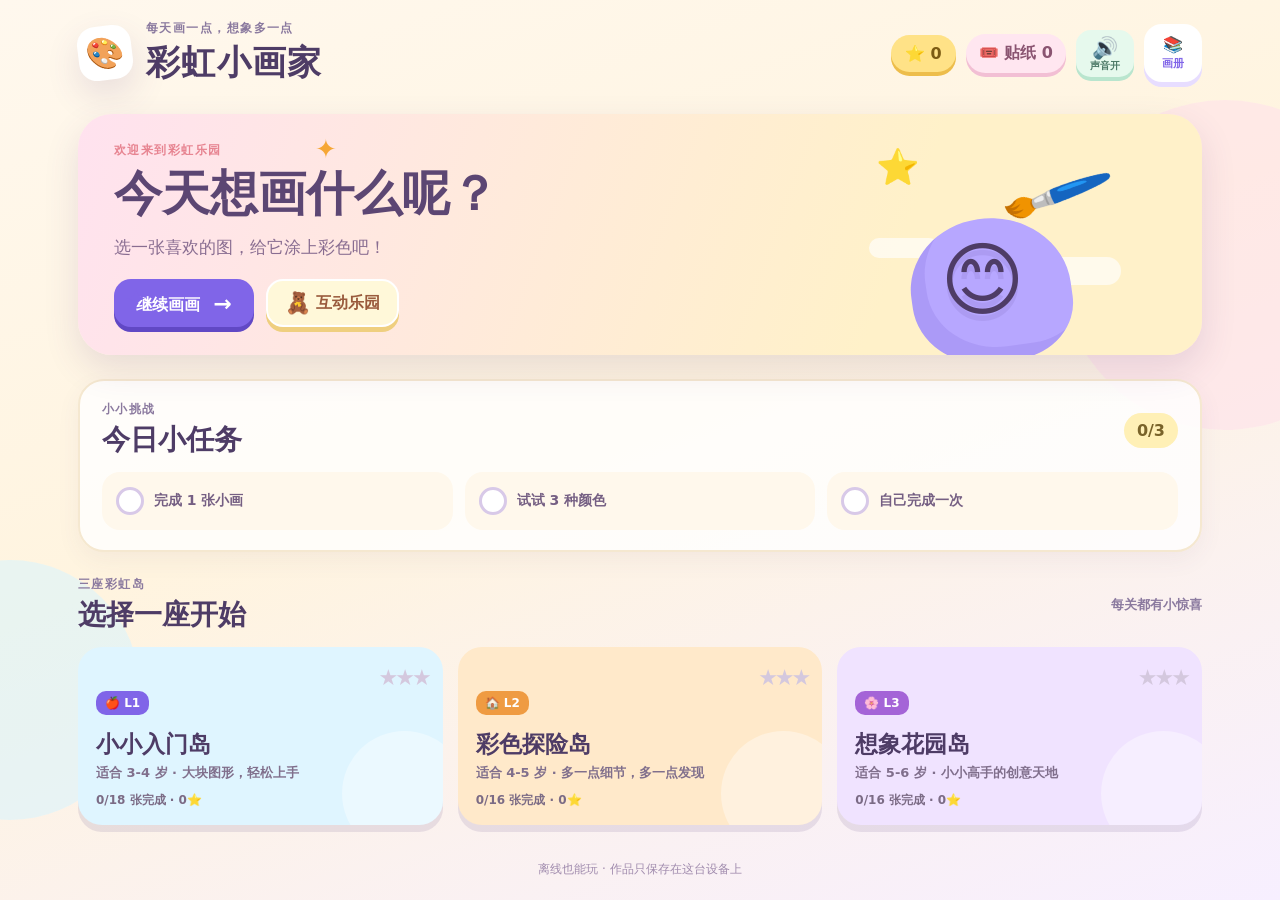
<file: index.html>
<!DOCTYPE html>
<html lang="zh-CN">
<head>
  <meta charset="UTF-8" />
  <meta name="viewport" content="width=device-width, initial-scale=1.0, maximum-scale=1.0, user-scalable=no, viewport-fit=cover" />
  <meta name="theme-color" content="#ffcf56" />
  <title>彩虹小画家</title>
  <link rel="stylesheet" href="style.css" />
  <link rel="stylesheet" href="kitchen.css" />
</head>
<body>
  <div id="app">
    <section id="homeView" class="view home-view" aria-label="彩虹小画家首页">
      <header class="home-header">
        <div class="brand-mark" aria-hidden="true">🎨</div>
        <div class="brand-copy">
          <p class="eyebrow">每天画一点，想象多一点</p>
          <h1>彩虹小画家</h1>
        </div>
        <div class="home-actions">
          <div class="total-pill" id="homeStarTotal">⭐ 0</div>
          <div class="sticker-pill" id="homeStickerTotal">🎟️ 贴纸 0</div>
          <button class="sound-toggle" id="btnSoundHome" type="button" aria-label="关闭声音" aria-pressed="true">🔊<span>声音开</span></button>
          <button class="icon-btn" id="btnAlbum" type="button" aria-label="打开我的画册">📚<span>画册</span></button>
        </div>
      </header>

      <main class="home-main">
        <section class="welcome-card" aria-label="欢迎">
          <div class="welcome-copy">
            <span class="sparkle sparkle-one">✦</span>
            <span class="sparkle sparkle-two">✦</span>
            <p class="eyebrow warm">欢迎来到彩虹乐园</p>
            <h2>今天想画什么呢？</h2>
            <p>选一张喜欢的图，给它涂上彩色吧！</p>
            <div class="welcome-actions">
              <button id="btnContinue" class="primary-btn" type="button">继续画画 <span>→</span></button>
              <button id="btnPlayground" class="playground-btn" type="button"><span aria-hidden="true">🧸</span>互动乐园</button>
            </div>
          </div>
          <div class="mascot" aria-hidden="true">
            <div class="mascot-cloud cloud-a"></div>
            <div class="mascot-cloud cloud-b"></div>
            <div class="paint-blob"></div>
            <div class="mascot-face">😊</div>
            <div class="mascot-brush">🖌️</div>
            <div class="mascot-star">⭐</div>
          </div>
        </section>

        <section class="daily-card" aria-labelledby="dailyTitle">
          <div class="section-heading">
            <div>
              <p class="eyebrow">小小挑战</p>
              <h2 id="dailyTitle">今日小任务</h2>
            </div>
            <span id="dailyCount" class="progress-chip">0/3</span>
          </div>
          <div id="dailyGoals" class="daily-goals"></div>
        </section>

        <section class="level-section" aria-labelledby="levelTitleHome">
          <div class="section-heading">
            <div>
              <p class="eyebrow">三座彩虹岛</p>
              <h2 id="levelTitleHome">选择一座开始</h2>
            </div>
            <span class="hint-label">每关都有小惊喜</span>
          </div>
          <div id="levelCards" class="level-cards"></div>
        </section>
      </main>
      <footer class="home-footer">离线也能玩 · 作品只保存在这台设备上</footer>
    </section>

    <section id="gameView" class="view game-view" aria-label="涂色页面" hidden>
      <header class="game-header">
        <button class="back-btn" id="btnHome" type="button"><span>‹</span> 首页</button>
        <div class="game-heading">
          <div id="levelTitle">第1关 · 小苹果</div>
          <div id="levelAge">L1 · 3-4岁</div>
        </div>
        <div class="game-status">
          <span id="levelProgress" class="progress-chip">1/2</span>
          <span id="starTotal" class="total-pill">⭐ 0</span>
        </div>
        <button class="sound-toggle" id="btnSoundGame" type="button" aria-label="关闭声音" aria-pressed="true">🔊<span>声音开</span></button>
        <button class="small-btn hint-hold-btn" id="btnHint" type="button" aria-label="长按查看正确颜色">✨ 按住示范</button>
        <button class="small-btn" id="btnClear" type="button">↻ 重画</button>
      </header>

      <main class="game-main">
        <div id="guideBubble" class="guide-bubble" role="status">先选颜色，再点图画吧！<span></span></div>
        <div class="paint-toolbar" aria-label="画画方式">
          <div class="paint-mode-switch" role="group" aria-label="选择画画方式">
            <button id="btnFillMode" class="paint-mode-btn is-active" type="button" aria-pressed="true">🪣 涂颜色</button>
            <button id="btnTraceMode" class="paint-mode-btn" type="button" aria-pressed="false">✏️ 描线条</button>
          </div>
          <span id="traceProgress" class="trace-progress" hidden>画几笔，让线条醒来吧</span>
          <button id="btnDoneDrawing" class="done-drawing-btn" type="button" hidden>完成描线 ✓</button>
        </div>
        <div id="stage" class="stage-shell"></div>
        <div class="palette-panel">
          <div class="palette-heading">
            <span class="selected-color-wrap"><i id="selectedColorPreview" aria-hidden="true"></i><span id="selectedColor" class="selected-color">我选了彩虹色</span></span>
            <span class="palette-tip">左右滑动，还有更多颜色</span>
          </div>
          <div id="palette" class="palette" aria-label="颜色盘"></div>
        </div>
      </main>
    </section>
  </div>

  <div id="toast" role="status" aria-live="polite"></div>

  <div id="overlay" class="modal-layer" aria-hidden="true">
    <div class="result-card" role="dialog" aria-modal="true" aria-labelledby="overlayMsg">
      <div id="confetti" class="confetti" aria-hidden="true"></div>
      <div class="result-emoji" aria-hidden="true">🌈</div>
      <div id="overlayStars" class="result-stars"></div>
      <div id="overlayMsg" class="result-title"></div>
      <div id="overlayEarn" class="result-subtitle"></div>
      <div id="overlaySticker" class="result-sticker" aria-live="polite"></div>
      <div class="result-actions">
        <button class="secondary-btn" id="btnReplay" type="button">再画一次</button>
        <button class="primary-btn" id="btnNext" type="button">下一张</button>
      </div>
    </div>
  </div>

  <div id="albumModal" class="modal-layer" aria-hidden="true">
    <div class="album-card" role="dialog" aria-modal="true" aria-labelledby="albumTitle">
      <button class="close-btn" id="btnCloseAlbum" type="button" aria-label="关闭画册">×</button>
      <div class="section-heading album-heading">
        <div>
          <p class="eyebrow">把喜欢的颜色收起来</p>
          <h2 id="albumTitle">我的画册</h2>
        </div>
        <span id="albumCount" class="progress-chip">0 张</span>
      </div>
      <div id="albumGrid" class="album-grid"></div>
      <section class="sticker-album" aria-labelledby="stickerAlbumTitle">
        <div class="section-heading sticker-heading">
          <div>
            <p class="eyebrow">完成关卡就能收集</p>
            <h3 id="stickerAlbumTitle">我的贴纸</h3>
          </div>
          <span id="stickerCount" class="progress-chip">0 张</span>
        </div>
        <div id="stickerGrid" class="sticker-grid"></div>
      </section>
    </div>
  </div>

  <div id="playgroundModal" class="modal-layer playground-modal" aria-hidden="true">
    <div class="playground-card" role="dialog" aria-modal="true" aria-labelledby="playgroundTitle">
      <button class="close-btn" id="btnClosePlayground" type="button" aria-label="关闭互动乐园">×</button>
      <div class="playground-heading">
        <div>
          <p class="eyebrow">拖一拖，玩一玩</p>
          <h2 id="playgroundTitle">互动乐园</h2>
        </div>
        <span class="playground-mascot" aria-hidden="true">✦</span>
      </div>
      <div class="playground-tabs" role="tablist" aria-label="互动玩法">
        <button class="playground-tab is-active" id="tabOutfit" type="button" role="tab" aria-selected="true" data-mode="outfit">安静书</button>
        <button class="playground-tab" id="tabAction" type="button" role="tab" aria-selected="false" data-mode="action">探索世界</button>
      </div>

      <section id="outfitMode" class="playground-mode" role="tabpanel" aria-labelledby="tabOutfit">
        <div class="playground-mode-heading">
          <div><h3>安静书</h3><p>挑一位小伙伴，点一下或拖到发光卡位上试穿。</p></div>
          <span id="outfitProgress" class="progress-chip">已装扮 0/0</span>
        </div>
        <div id="outfitFeedback" class="playground-feedback" role="status" aria-live="polite">先挑一件喜欢的衣服吧！</div>
        <div class="character-picker-wrap">
          <div class="paper-label">① 选择角色（可随时切换）</div>
          <div id="characterPicker" class="character-picker" aria-label="选择小伙伴"></div>
        </div>
        <div class="outfit-board quiet-book">
          <div class="book-page-tab">原创衣橱</div>
          <div class="outfit-shelf">
            <div class="paper-label">② 点一下试穿，也可以拖动</div>
            <div id="outfitItems" class="drag-items" aria-label="可拖动的服装"></div>
          </div>
          <div class="dress-up-scene">
            <!-- ORIGINAL_ASSET: 图层角色舞台，角色/服装均为 SVG -->
            <div id="dressStage" class="dress-character" aria-label="换装角色">
              <div id="dressLayers" class="dress-layers"></div>
              <div id="wearSlots" class="wear-slots" aria-hidden="false"></div>
            </div>
          </div>
          <div class="quiet-book-note">每个卡位都可以替换；搭好一套会收到小鼓励。换装后去「探索世界」一起玩！</div>
        </div>
        <div class="playground-actions">
          <button id="btnPrincessLook" class="secondary-btn" type="button">👑 一键公主装</button>
          <button id="btnSurpriseLook" class="secondary-btn" type="button">🎲 惊喜搭配</button>
          <button id="btnResetOutfit" class="secondary-btn" type="button">↻ 重置装扮</button>
          <button id="btnGoExplore" class="primary-btn" type="button">去探索世界 →</button>
        </div>
      </section>

      <section id="actionMode" class="playground-mode" role="tabpanel" aria-labelledby="tabAction" hidden>
        <div id="kitchenWorld" aria-label="小小厨房：选择或拖动食材，洗菜、做饭、喂小伙伴"></div>
        <div class="playground-mode-heading">
          <div><h3>探索世界 · 动作乐园</h3><p>点空地或拖动角色走动，碰到物品就有惊喜。</p></div>
          <span id="actionProgress" class="progress-chip">发现 0 个动作</span>
        </div>
        <div id="actionFeedback" class="playground-feedback" role="status" aria-live="polite">今天想先去哪里玩？</div>
        <div id="actionMission" class="action-mission" role="status">本场小任务：找到所有会动的东西</div>
        <div class="explore-toolbar">
          <div id="scenePicker" class="scene-picker" aria-label="切换场景"></div>
          <div id="actionCharPicker" class="action-char-picker" aria-label="探索中切换角色"></div>
        </div>
        <div class="action-board">
          <div id="actionScene" class="action-scene" aria-label="探索场景">
            <div id="sceneBg" class="scene-bg" aria-hidden="true"></div>
            <div class="maze-road road-one"></div>
            <div class="maze-road road-two"></div>
            <div class="maze-road road-three"></div>
            <div id="actionTargets" class="action-targets" aria-label="互动对象"></div>
            <div id="actionEggs" class="action-eggs" aria-label="惊喜彩蛋"></div>
            <div id="actionCharacter" class="action-character layered-actor" data-drag-role="action" tabindex="0" aria-label="可点击或拖动的小伙伴"></div>
            <div id="actionBuddy" class="action-buddy layered-actor" aria-hidden="true"></div>
          </div>
        </div>
        <div class="playground-tip">服装、场景、位置和彩蛋进度会保存在这台设备上</div>
      </section>
    </div>
  </div>

  <!-- ORIGINAL_ASSET: 角色/服装/场景数据 -->
  <script src="assets/data/characters.js"></script>
  <script src="assets/data/outfits.js"></script>
  <script src="assets/data/scenes.js"></script>
  <script src="assets/data/stickers.js"></script>
  <script src="levels.js"></script>
  <script src="kids-audio.js"></script>
  <script src="sticker-lab.js"></script>
  <script src="kitchen.js"></script>
  <script src="app.js"></script>
</body>
</html>
</file>
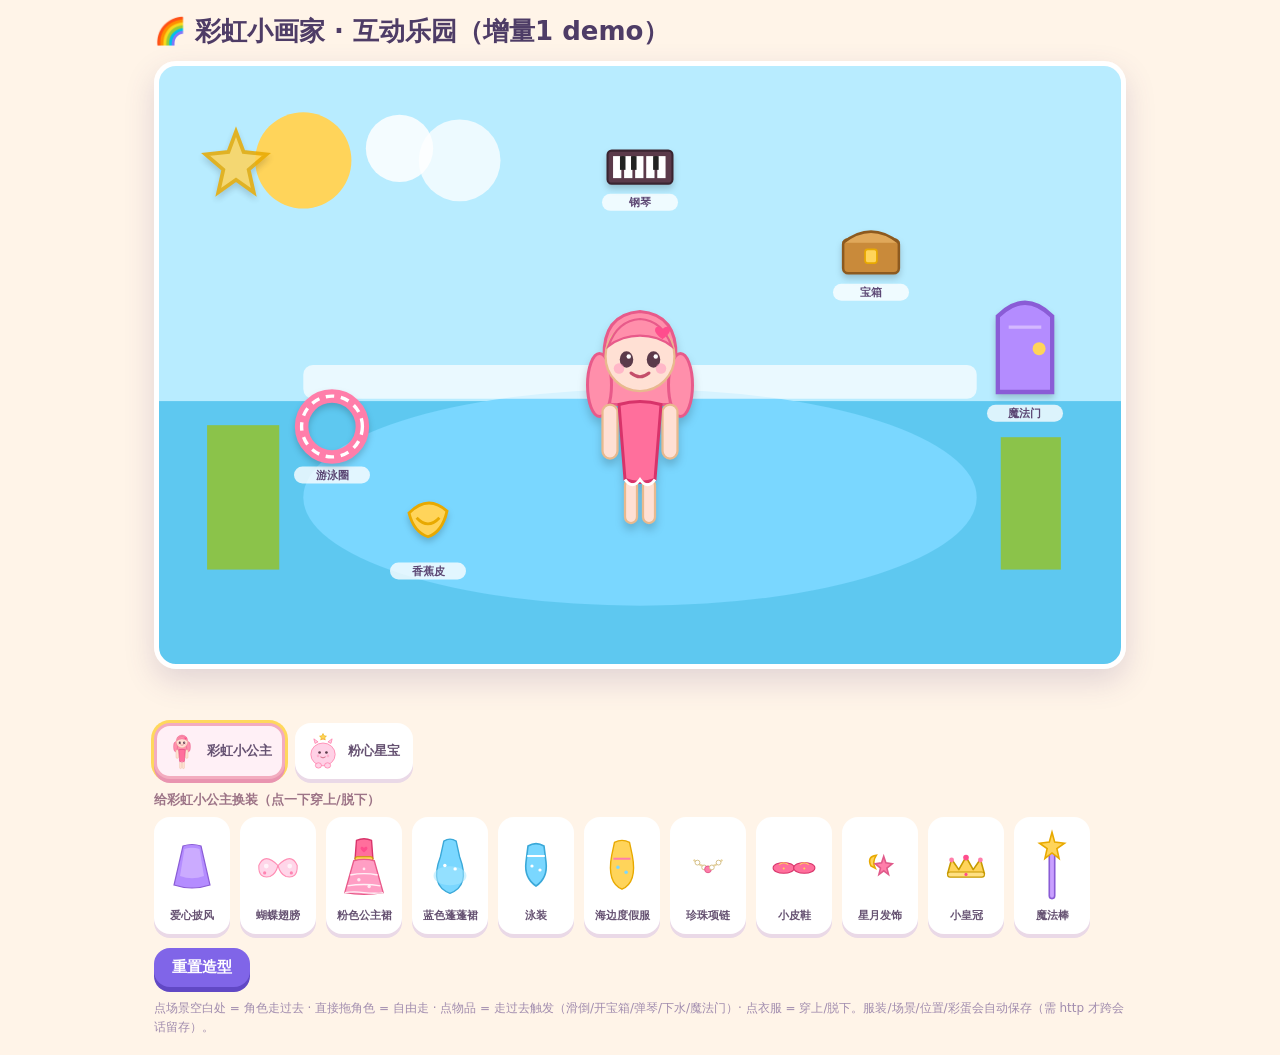
<file: playground2-demo.html>
<!DOCTYPE html>
<html lang="zh-CN">
<head>
  <meta charset="UTF-8" />
  <meta name="viewport" content="width=device-width, initial-scale=1.0, maximum-scale=1.0, user-scalable=no, viewport-fit=cover" />
  <title>互动乐园 · 增量1 demo</title>
  <style>
    * { box-sizing: border-box; -webkit-tap-highlight-color: transparent; }
    body { margin: 0; font-family: "PingFang SC", "Microsoft YaHei", system-ui, sans-serif; background: #fff4e8; color: #4e3c66; user-select: none; -webkit-user-select: none; }
    .pg-wrap { max-width: 1000px; margin: 0 auto; padding: 14px; }
    h1 { font-size: clamp(18px, 3vw, 26px); margin: 0 0 12px; }
    .pg-board { position: relative; }
    .pg-stage { position: relative; width: 100%; aspect-ratio: 16 / 10; border-radius: 22px; overflow: hidden; border: 5px solid #fff; box-shadow: 0 12px 30px rgba(91,65,125,.18); background-size: cover; background-position: center; touch-action: none; cursor: pointer; }
    .pg-objects { position: absolute; inset: 0; }
    .pg-obj, .pg-egg { position: absolute; transform: translate(-50%, -50%); width: clamp(46px, 9vmin, 76px); text-align: center; cursor: pointer; transition: transform .18s ease; }
    .pg-obj:hover, .pg-egg:hover { transform: translate(-50%, -50%) scale(1.08); }
    .pg-obj img, .pg-egg img { width: 100%; display: block; filter: drop-shadow(0 4px 3px rgba(0,0,0,.18)); }
    .pg-obj span, .pg-egg span { display: block; font-size: 11px; font-weight: 800; color: #5b4673; background: rgba(255,255,255,.78); border-radius: 999px; margin-top: 2px; padding: 1px 6px; }
    .pg-obj.is-found img { filter: grayscale(.5) opacity(.6); }
    .pg-obj.is-fled { opacity: 0; transform: translate(-50%, -50%) scale(.4) rotate(20deg); transition: opacity .4s, transform .4s; pointer-events: none; }
    .pg-egg { opacity: .85; }
    .pg-egg.is-found { display: none; }
    .pg-char { position: absolute; transform: translate(-50%, -100%); cursor: grab; touch-action: none; transition: left .42s linear, top .42s linear; filter: drop-shadow(0 6px 4px rgba(0,0,0,.18)); }
    .pg-char:active { cursor: grabbing; }
    .pg-layer-base { position: absolute; left: 0; top: 0; width: 100%; height: 100%; object-fit: contain; pointer-events: none; }
    .pg-layer-clothes { position: absolute; transform: translate(-50%, -50%); height: auto; object-fit: contain; pointer-events: none; }
    .pg-fb { min-height: 30px; margin: 10px 0 0; text-align: center; font-size: 15px; font-weight: 800; color: #8a7893; transition: opacity .2s; opacity: 0; }
    .pg-fb.success { color: #438363; opacity: 1; animation: fbpop .25s ease-out; }
    .pg-fb.gentle { color: #9a6b4a; opacity: 1; animation: fbpop .25s ease-out; }
    @keyframes fbpop { from { transform: scale(.96); } to { transform: scale(1); } }
    .pg-side { margin-top: 14px; }
    .pg-switch { display: flex; gap: 10px; flex-wrap: wrap; margin-bottom: 12px; }
    .pg-char-btn { display: flex; align-items: center; gap: 6px; padding: 6px 10px 6px 6px; border: 3px solid #fff; border-radius: 16px; background: #fff; color: #665272; font-size: 13px; font-weight: 800; cursor: pointer; box-shadow: 0 4px 0 #ead9e7; }
    .pg-char-btn img { width: 38px; height: 38px; object-fit: contain; }
    .pg-char-btn.on { border-color: #f3acbf; background: #fff0f6; box-shadow: 0 4px 0 #e994b0, 0 0 0 3px #ffd85c; }
    .pg-panel-title { font-size: 13px; font-weight: 800; color: #9d7487; margin-bottom: 8px; }
    .pg-dress-row { display: flex; gap: 10px; flex-wrap: wrap; }
    .pg-dress-btn { display: flex; flex-direction: column; align-items: center; gap: 4px; width: 76px; padding: 8px 4px; border: 3px solid #fff; border-radius: 16px; background: #fff; box-shadow: 0 4px 0 #ead9e7; cursor: pointer; }
    .pg-dress-btn img { width: 48px; height: 76px; object-fit: contain; }
    .pg-dress-btn span { font-size: 11px; font-weight: 800; color: #665272; }
    .pg-dress-btn.on { border-color: #9ee5c0; background: #f0fff6; box-shadow: 0 4px 0 #b9e5ce; }
    .pg-dress-btn.on::after { content: "✓"; color: #4ca776; font-size: 14px; }
    .pg-reset { margin-top: 14px; padding: 10px 18px; border: 0; border-radius: 16px; background: #8065e8; color: #fff; font-size: 15px; font-weight: 800; box-shadow: 0 5px 0 #6148c5; cursor: pointer; }
    .pg-tip { margin: 12px 0 4px; font-size: 12px; color: #a18cae; line-height: 1.6; }
    @media (max-width: 640px) { .pg-stage { aspect-ratio: 4 / 5; } .pg-char-btn span { font-size: 11px; } }
  </style>
</head>
<body>
  <div class="pg-wrap">
    <h1>🌈 彩虹小画家 · 互动乐园（增量1 demo）</h1>
    <div class="pg-board">
      <div id="pg-stage" class="pg-stage">
        <div id="pg-objects" class="pg-objects"></div>
        <div id="pg-char" class="pg-char"></div>
      </div>
      <div id="pg-feedback" class="pg-fb"></div>
    </div>
    <div class="pg-side">
      <div id="pg-switch" class="pg-switch"></div>
      <div id="pg-dress" class="pg-dress"></div>
      <button id="pg-reset" class="pg-reset">重置造型</button>
      <p class="pg-tip">点场景空白处 = 角色走过去 · 直接拖角色 = 自由走 · 点物品 = 走过去触发（滑倒/开宝箱/弹琴/下水/魔法门）· 点衣服 = 穿上/脱下。服装/场景/位置/彩蛋会自动保存（需 http 才跨会话留存）。</p>
    </div>
  </div>
  <script src="assets/data/characters.js"></script>
  <script src="assets/data/outfits.js"></script>
  <script src="assets/data/scenes.js"></script>
  <script src="playground2.js"></script>
  <script>
    if (document.readyState === 'loading') document.addEventListener('DOMContentLoaded', function () { window.Playground2 && window.Playground2.init(); });
    else window.Playground2 && window.Playground2.init();
  </script>
</body>
</html>
</file>
<file: style.css>
:root {
  --ink: #4e3c66;
  --muted: #8b7a9f;
  --purple: #8065e8;
  --pink: #ff7eaa;
  --yellow: #ffd45a;
  --cream: #fffaf2;
  --line: rgba(93, 67, 126, .12);
  --shadow: 0 14px 35px rgba(91, 65, 125, .14);
}
* { box-sizing: border-box; -webkit-tap-highlight-color: transparent; }
html, body { margin: 0; min-height: 100%; }
body { overflow-x: hidden; font-family: "PingFang SC", "Microsoft YaHei", system-ui, -apple-system, sans-serif; color: var(--ink); user-select: none; -webkit-user-select: none; background: #fff4e8; }
button { font: inherit; user-select: none; -webkit-user-select: none; }
button:focus-visible { outline: 4px solid rgba(128, 101, 232, .32); outline-offset: 3px; }
.view { min-height: 100vh; min-height: 100dvh; }
[hidden] { display: none !important; }
.home-view { position: relative; overflow: hidden; background: linear-gradient(160deg, #fff8ee 0%, #fff4df 46%, #f7efff 100%); }
.home-view::before, .home-view::after { content: ""; position: absolute; border-radius: 50%; pointer-events: none; opacity: .55; }
.home-view::before { width: 330px; height: 330px; right: -110px; top: 100px; background: #ffe0eb; }
.home-view::after { width: 260px; height: 260px; left: -120px; bottom: 80px; background: #d7f4ff; }
.home-header, .home-main, .home-footer { position: relative; z-index: 1; max-width: 1180px; margin: 0 auto; }
.home-header { display: flex; align-items: center; gap: 14px; padding: 20px 28px 10px; }
.brand-mark { display: grid; place-items: center; width: 54px; height: 54px; font-size: 31px; background: #fff; border-radius: 18px; box-shadow: var(--shadow); transform: rotate(-7deg); }
.brand-copy { flex: 1; min-width: 0; }
.eyebrow { margin: 0 0 3px; font-size: 12px; font-weight: 800; letter-spacing: .12em; color: var(--muted); }
.eyebrow.warm { color: #e78491; }
h1, h2, p { margin-top: 0; }
h1 { margin: 0; font-size: clamp(24px, 4vw, 34px); letter-spacing: .04em; }
h2 { margin: 0; font-size: clamp(22px, 3vw, 28px); }
.home-actions { display: flex; align-items: center; gap: 10px; }
.total-pill, .progress-chip { white-space: nowrap; font-weight: 900; }
.total-pill { padding: 9px 14px; color: #7c5b13; background: #ffe287; border-radius: 999px; box-shadow: 0 4px 0 #edbd4b; }
.sticker-pill { padding: 9px 13px; color: #8a5471; background: #ffe6f0; border-radius: 999px; box-shadow: 0 4px 0 #f2bfd4; white-space: nowrap; font-weight: 900; cursor: pointer; }
.icon-btn, .back-btn, .small-btn, .close-btn { border: 0; cursor: pointer; }
.icon-btn { min-width: 58px; min-height: 58px; color: var(--purple); background: #fff; border-radius: 18px; box-shadow: 0 5px 0 #e7ddff; font-weight: 900; }
.icon-btn span { display: block; font-size: 11px; margin-top: 2px; }
.sound-toggle { display: inline-flex; flex-direction: column; align-items: center; justify-content: center; gap: 1px; min-width: 58px; min-height: 44px; padding: 6px 9px; border: 0; border-radius: 15px; color: #4d7a68; background: #e6f9ed; box-shadow: 0 4px 0 #b9e5ce; cursor: pointer; font-size: 21px; font-weight: 900; transition: transform .14s ease, filter .14s ease, background .14s ease; }
.sound-toggle span { display: block; font-size: 10px; line-height: 1; }
.sound-toggle.is-off { color: #877b8c; background: #f0edf3; box-shadow: 0 4px 0 #d5cfda; }
.sound-toggle-feedback { animation: soundToggle .3s ease-out; }
.home-main { padding: 18px 28px 36px; }
.welcome-card { display: flex; align-items: center; min-height: 240px; padding: 28px 36px; overflow: hidden; position: relative; border-radius: 34px; background: linear-gradient(110deg, #ffe2ef, #fff1c9 72%); box-shadow: var(--shadow); }
.welcome-copy { position: relative; z-index: 1; max-width: 570px; }
.welcome-copy h2 { font-size: clamp(30px, 5vw, 48px); color: #5c4673; }
.welcome-copy p:not(.eyebrow) { margin: 10px 0 20px; font-size: 17px; color: #896d91; }
.welcome-actions { display: flex; align-items: center; flex-wrap: wrap; gap: 12px; }
.playground-btn { min-height: 48px; padding: 10px 17px; border: 2px solid #fff; border-radius: 17px; color: #9a5b3d; background: #fff8d9; box-shadow: 0 5px 0 #efcf7f; cursor: pointer; font-weight: 900; }
.playground-btn span { margin-right: 5px; font-size: 21px; vertical-align: -2px; }
.playground-btn:active { transform: translateY(3px); box-shadow: 0 2px 0 #efcf7f; }
.primary-btn, .secondary-btn { min-height: 48px; padding: 11px 22px; border: 0; border-radius: 17px; font-weight: 900; cursor: pointer; transition: transform .14s ease, filter .14s ease; }
.primary-btn { color: #fff; background: var(--purple); box-shadow: 0 5px 0 #6148c5; }
.secondary-btn { color: #4e8e6d; background: #dff8eb; box-shadow: 0 5px 0 #b9e5ce; }
.primary-btn span { margin-left: 8px; font-size: 22px; vertical-align: -1px; }
.primary-btn:active, .secondary-btn:active, .small-btn:active, .icon-btn:active, .back-btn:active { transform: translateY(3px); box-shadow: none; }
.mascot { position: absolute; right: 7%; bottom: -7px; width: 260px; height: 230px; }
.paint-blob { position: absolute; left: 48px; bottom: 0; width: 160px; height: 144px; border-radius: 48% 52% 38% 45%; background: #b7a7ff; box-shadow: inset 16px -14px 0 rgba(101, 75, 197, .14); transform: rotate(-8deg); }
.mascot-face { position: absolute; left: 77px; bottom: 35px; font-size: 81px; filter: drop-shadow(0 7px 0 rgba(102, 77, 151, .12)); }
.mascot-brush { position: absolute; right: 20px; top: 18px; font-size: 74px; transform: rotate(25deg); }
.mascot-star { position: absolute; left: 13px; top: 15px; font-size: 35px; animation: floaty 2.5s ease-in-out infinite; }
.mascot-cloud { position: absolute; background: rgba(255,255,255,.65); border-radius: 50px; }
.cloud-a { right: 2px; top: 125px; width: 110px; height: 28px; }
.cloud-b { left: 6px; top: 106px; width: 70px; height: 20px; }
.sparkle { position: absolute; color: #f6a735; font-size: 26px; animation: floaty 2.2s ease-in-out infinite; }
.sparkle-one { right: 42%; top: -8px; }
.sparkle-two { left: 3%; bottom: 13px; color: #8065e8; animation-delay: .5s; }
.daily-card, .level-section { margin-top: 24px; }
.section-heading { display: flex; align-items: center; justify-content: space-between; gap: 12px; margin-bottom: 13px; }
.progress-chip { padding: 8px 13px; color: #796329; background: #fff0b6; border-radius: 999px; }
.hint-label, .palette-tip { color: var(--muted); font-size: 13px; font-weight: 700; }
.daily-card { padding: 20px 22px; border: 2px solid #f5e8d0; border-radius: 26px; background: rgba(255,255,255,.82); box-shadow: 0 8px 24px rgba(91,65,125,.06); }
.daily-goals { display: grid; grid-template-columns: repeat(3, 1fr); gap: 12px; }
.goal { display: flex; align-items: center; gap: 10px; min-height: 58px; padding: 11px 14px; border-radius: 18px; background: #fff8ec; color: #755f83; font-size: 14px; font-weight: 800; }
.goal-check { display: grid; place-items: center; flex: 0 0 28px; width: 28px; height: 28px; border: 3px solid #d8c9e8; border-radius: 50%; color: #fff; background: #fff; }
.goal.done { color: #518b6c; background: #edfff4; }
.goal.done .goal-check { border-color: #75c99a; background: #75c99a; }
.level-cards { display: grid; grid-template-columns: repeat(3, 1fr); gap: 15px; }
.level-card { position: relative; min-height: 178px; padding: 18px; overflow: hidden; border: 0; border-radius: 24px; text-align: left; color: var(--ink); cursor: pointer; box-shadow: 0 7px 0 rgba(87, 62, 120, .12); transition: transform .15s ease, box-shadow .15s ease; }
.level-card:hover { transform: translateY(-4px) rotate(-.5deg); box-shadow: 0 11px 0 rgba(87, 62, 120, .12); }
.level-card:active { transform: translateY(2px); box-shadow: 0 3px 0 rgba(87, 62, 120, .12); }
.level-card::after { content: ""; position: absolute; right: -24px; bottom: -31px; width: 125px; height: 125px; border-radius: 50%; background: rgba(255,255,255,.37); }
.level-card[data-level="L1"] { background: #dff5ff; }
.level-card[data-level="L2"] { background: #ffe9ca; }
.level-card[data-level="L3"] { background: #f0e3ff; }
.level-badge { display: inline-block; margin-bottom: 14px; padding: 5px 9px; border-radius: 10px; color: #fff; background: var(--purple); font-size: 12px; font-weight: 900; }
.level-card[data-level="L2"] .level-badge { background: #ef9b42; }
.level-card[data-level="L3"] .level-badge { background: #a464d7; }
.level-card h3 { margin: 0 0 4px; font-size: 23px; }
.level-card p { margin: 0; color: #806f8c; font-size: 13px; font-weight: 700; }
.level-stars { position: absolute; right: 14px; top: 18px; color: #d4c8de; font-size: 22px; letter-spacing: -3px; }
.level-stars .on { color: #f2b928; text-shadow: 0 2px 0 #d99c14; }
.level-progress { position: absolute; left: 18px; bottom: 16px; color: #7b6b85; font-size: 12px; font-weight: 800; }
.home-footer { padding: 0 28px 18px; color: #a18cae; text-align: center; font-size: 12px; }

/* 游戏页 */
.game-view { display: flex; flex-direction: column; background: linear-gradient(145deg, #fff9ee, #f1f7ff); }
.game-header { display: flex; align-items: center; gap: 10px; padding: 12px clamp(12px, 3vw, 28px); background: rgba(255,255,255,.9); border-bottom: 3px solid #f0e2d0; box-shadow: 0 4px 15px rgba(93, 67, 126, .07); z-index: 2; }
.back-btn { min-height: 46px; padding: 7px 13px; color: var(--purple); background: #f0eaff; border-radius: 15px; font-weight: 900; box-shadow: 0 4px 0 #ddd0ff; }
.back-btn span { font-size: 26px; vertical-align: -2px; }
.game-heading { flex: 1; min-width: 0; }
#levelTitle { font-size: clamp(17px, 2.6vw, 23px); font-weight: 900; white-space: nowrap; overflow: hidden; text-overflow: ellipsis; }
#levelAge { font-size: 12px; color: var(--muted); font-weight: 700; }
.game-status { display: flex; align-items: center; gap: 7px; }
.game-status .total-pill { padding: 7px 10px; font-size: 14px; }
.game-status .progress-chip { padding: 7px 9px; font-size: 12px; }
.small-btn { min-height: 44px; padding: 7px 11px; color: #755d4c; background: #fff4d4; border-radius: 14px; box-shadow: 0 4px 0 #f1d399; font-size: 14px; font-weight: 900; }
.game-main { display: flex; flex: 1; flex-direction: column; min-height: 0; padding: 14px clamp(10px, 3vw, 34px) 12px; position: relative; }
.stage-shell { display: flex; align-items: center; justify-content: center; flex: 1; min-height: 0; padding: 5px; position: relative; border: 7px solid transparent; border-radius: 31px; background: #fff; box-shadow: var(--shadow); transition: border-color .25s ease, box-shadow .25s ease; }
.stage-shell.celebrate { border-color: #ffcb4d; animation: rainbowPulse 1s ease-in-out 3; }
#art { display: block; width: 100%; height: 100%; max-height: min(62vh, 620px); touch-action: manipulation; }
.region { cursor: pointer; transition: fill .12s ease, filter .12s ease; }
.region.painted { animation: paintPop .28s ease-out; }
.region:hover { filter: brightness(1.04); }
.palette-panel { flex: 0 0 auto; margin-top: 12px; padding: 10px 12px 12px; border: 2px solid #eee4ff; border-radius: 22px; background: rgba(255,255,255,.91); box-shadow: 0 7px 20px rgba(93, 67, 126, .08); }
.palette-heading { display: flex; align-items: center; justify-content: space-between; margin: 0 auto 8px; max-width: 780px; }
.selected-color { color: var(--purple); font-size: 15px; font-weight: 900; }
.palette { display: flex; justify-content: center; flex-wrap: wrap; gap: 12px; }
.swatch { width: 50px; height: 50px; min-width: 44px; min-height: 44px; border: 5px solid #fff; border-radius: 50%; box-shadow: 0 4px 8px rgba(0,0,0,.18); cursor: pointer; padding: 0; transition: transform .13s ease, box-shadow .13s ease; }
.swatch.sel { transform: scale(1.18) translateY(-2px); border-color: #fff; box-shadow: 0 0 0 4px #8065e8, 0 5px 10px rgba(60,40,100,.2); }
.guide-bubble { position: absolute; z-index: 3; left: 50%; top: 18px; transform: translateX(-50%); padding: 11px 17px; color: #fff; background: #8065e8; border-radius: 18px; box-shadow: 0 6px 0 #6148c5; font-size: 15px; font-weight: 900; animation: guideIn .45s ease-out; }
.guide-bubble span { position: absolute; left: 50%; bottom: -10px; width: 20px; height: 20px; background: #8065e8; transform: translateX(-50%) rotate(45deg); }

/* 弹层、结果、画册 */
.modal-layer { position: fixed; inset: 0; z-index: 20; display: none; align-items: center; justify-content: center; padding: 18px; background: rgba(69, 50, 92, .46); backdrop-filter: blur(3px); }
.modal-layer.show { display: flex; }
.result-card, .album-card { position: relative; width: min(560px, 100%); max-height: 92vh; overflow: auto; padding: 28px 25px 24px; border-radius: 31px; text-align: center; background: #fffdf8; box-shadow: 0 20px 55px rgba(53, 35, 75, .28); animation: cardIn .33s ease-out; }
.result-emoji { font-size: 45px; animation: floaty 1.8s ease-in-out infinite; }
.result-stars { min-height: 65px; color: #e1dce8; font-size: 60px; line-height: 1; }
.result-stars .star { display: inline-block; opacity: 0; transform: scale(0); }
.result-stars .star.on { color: #ffc72e; text-shadow: 0 4px 0 #e6a817; }
.modal-layer.show .result-stars .star { animation: pop .5s forwards; }
.result-title { margin: 13px 0 7px; color: #5c4673; font-size: 28px; font-weight: 900; }
.result-subtitle { min-height: 24px; margin-bottom: 21px; color: #8a7893; font-size: 15px; font-weight: 700; }
.result-sticker { display: flex; align-items: center; justify-content: center; gap: 10px; min-height: 70px; margin: 0 auto 20px; padding: 9px 15px; border: 2px dashed #f2bfd4; border-radius: 19px; color: #8a5471; background: #fff2f7; font-size: 14px; font-weight: 800; line-height: 1.45; }
.result-sticker strong { color: #d45d8d; font-size: 17px; }
.sticker-reward-icon { flex: 0 0 auto; font-size: 43px; animation: pop .5s ease-out; }
.result-actions { display: flex; justify-content: center; gap: 13px; }
.result-actions button { min-width: 125px; font-size: 16px; }
.confetti { position: absolute; inset: 0; overflow: hidden; pointer-events: none; border-radius: 31px; }
.confetti i { position: absolute; top: -20px; width: 9px; height: 17px; border-radius: 4px; animation: confettiFall 1.8s ease-in forwards; }
.close-btn { position: absolute; top: 13px; right: 16px; width: 40px; height: 40px; color: #927da3; background: #f5edff; border-radius: 50%; font-size: 29px; line-height: 1; }
.album-card { width: min(760px, 100%); text-align: left; }
.album-heading { padding-right: 45px; }
.album-grid { display: grid; grid-template-columns: repeat(3, 1fr); gap: 14px; }
.album-empty { grid-column: 1 / -1; padding: 38px 20px; border-radius: 22px; text-align: center; color: #967ea4; background: #fff8ec; }
.album-empty .empty-emoji { display: block; margin-bottom: 9px; font-size: 45px; }
.album-item { padding: 9px; border: 0; border-radius: 20px; color: var(--ink); background: #f4efff; text-align: left; cursor: pointer; box-shadow: 0 4px 0 #ded1f0; }
.album-item:active { transform: translateY(2px); box-shadow: 0 2px 0 #ded1f0; }
.album-thumb { width: 100%; aspect-ratio: 1.3; overflow: hidden; border-radius: 15px; background: #eaf6ff; }
.album-svg { width: 100%; height: 100%; display: block; }
.album-svg .region { stroke: #37474f; stroke-width: 6; stroke-linejoin: round; }
.album-meta { display: flex; align-items: center; justify-content: space-between; gap: 4px; padding: 8px 3px 2px; font-weight: 900; }
.album-meta small { color: #8f7b99; font-size: 11px; }
.sticker-album { margin-top: 27px; padding-top: 21px; border-top: 2px dashed #eadff0; }
.sticker-heading { margin-bottom: 11px; }
.sticker-heading h3 { margin: 0; font-size: 22px; }
.sticker-grid { display: grid; grid-template-columns: repeat(6, 1fr); gap: 10px; }
.sticker-item { padding: 9px 5px 8px; border-radius: 17px; text-align: center; background: #fff1f7; box-shadow: 0 3px 0 #f2d6e2; }
.sticker-art { display: grid; place-items: center; min-height: 55px; font-size: 39px; }
.sticker-name { color: #754f70; font-size: 12px; font-weight: 900; line-height: 1.25; }
.sticker-item small { display: block; margin-top: 4px; color: #a1819e; font-size: 10px; }
.sticker-empty { grid-column: 1 / -1; padding: 25px 15px; border-radius: 18px; text-align: center; color: #967ea4; background: #fff8ec; font-size: 14px; font-weight: 700; line-height: 1.6; }
.sticker-empty span { display: block; margin-bottom: 3px; font-size: 34px; }
.playground-modal { padding: max(12px, env(safe-area-inset-top)) 12px max(12px, env(safe-area-inset-bottom)); }
.playground-card { position: relative; width: min(850px, 100%); max-height: min(94vh, 900px); overflow: auto; overscroll-behavior: contain; padding: 25px clamp(14px, 3vw, 30px) 24px; border-radius: 31px; background: #fffdf8; box-shadow: 0 20px 55px rgba(53, 35, 75, .28); animation: cardIn .33s ease-out; }
.playground-heading { display: flex; align-items: center; justify-content: space-between; padding-right: 45px; }
.playground-heading h2 { color: #5c4673; }
.playground-mascot { display: grid; place-items: center; width: 54px; height: 54px; border-radius: 18px; background: #ffe9c8; font-size: 32px; transform: rotate(5deg); }
.playground-tabs { display: grid; grid-template-columns: 1fr 1fr; gap: 9px; margin: 18px 0 16px; padding: 5px; border-radius: 19px; background: #f4efff; }
.playground-tab { min-height: 48px; border: 0; border-radius: 15px; color: #806d91; background: transparent; cursor: pointer; font-size: 15px; font-weight: 900; }
.playground-tab.is-active { color: #fff; background: var(--purple); box-shadow: 0 4px 0 #6148c5; }
.playground-mode-heading { display: flex; align-items: center; justify-content: space-between; gap: 12px; }
.playground-mode-heading h3 { margin: 0 0 4px; color: #5c4673; font-size: 22px; }
.playground-mode-heading p { margin: 0; color: var(--muted); font-size: 13px; font-weight: 700; }
.playground-feedback { min-height: 42px; display: flex; align-items: center; justify-content: center; margin: 12px 0; padding: 9px 14px; border-radius: 15px; color: #7b5b80; background: #fff5d8; font-size: 14px; font-weight: 900; text-align: center; }
.playground-feedback.success { color: #438363; background: #e5faed; animation: feedbackPop .28s ease-out; }
.playground-feedback.gentle { color: #98714e; background: #fff3e8; }
.outfit-board { display: grid; grid-template-columns: minmax(125px, 1fr) minmax(230px, 1.3fr) minmax(125px, 1fr); align-items: center; gap: 12px; min-height: 390px; padding: 17px 13px 12px; border: 3px solid #f0e3ff; border-radius: 25px; background: linear-gradient(145deg, #effaff, #fff2f7 52%, #fff8d9); }
.drag-items { display: grid; gap: 10px; align-content: center; }
.drag-item { display: flex; align-items: center; gap: 7px; min-height: 55px; padding: 8px 9px; border: 3px solid #fff; border-radius: 17px; color: #665272; background: #fff; box-shadow: 0 4px 0 #ded5eb; cursor: grab; touch-action: none; font-size: 13px; font-weight: 900; transition: transform .15s ease, opacity .15s ease, box-shadow .15s ease; }
.drag-item .drag-emoji { flex: 0 0 auto; font-size: 28px; }
.drag-item:hover { transform: translateY(-2px) rotate(-1deg); }
.drag-item.is-dragging { position: relative; z-index: 50; cursor: grabbing; opacity: .92; box-shadow: 0 10px 18px rgba(82, 56, 109, .22); transform: scale(1.08) rotate(2deg); }
.drag-item.is-used { border-color: #9ee5c0; background: #f0fff6; }
.drag-item.is-used::after { content: "✓"; margin-left: auto; color: #4ca776; font-size: 17px; }
.dress-up-scene { display: grid; place-items: center; min-height: 340px; }
.dress-character { position: relative; width: 195px; height: 320px; }
.character-hair { position: absolute; z-index: 2; left: 48px; top: 20px; font-size: 79px; filter: drop-shadow(0 4px 0 rgba(102,77,151,.13)); }
.character-body { position: absolute; left: 49px; top: 115px; width: 97px; height: 133px; border-radius: 45% 45% 26% 26%; background: #ffb5c9; box-shadow: inset 11px -11px 0 rgba(220, 95, 143, .13); }
.character-body::before, .character-body::after { content: ""; position: absolute; top: 22px; width: 25px; height: 65px; border-radius: 18px; background: #f7b18a; }
.character-body::before { left: -17px; transform: rotate(18deg); } .character-body::after { right: -17px; transform: rotate(-18deg); }
.character-feet { position: absolute; z-index: 2; left: 54px; top: 235px; display: flex; gap: 17px; }
.character-feet i { display: block; width: 38px; height: 24px; border-radius: 50% 50% 45% 45%; background: #f7b18a; }
.wear-slot { position: absolute; z-index: 5; display: grid; place-items: center; border: 3px dashed #d9c7ef; border-radius: 18px; color: #977ea5; background: rgba(255,255,255,.62); font-size: 11px; font-weight: 900; transition: background .16s ease, border-color .16s ease, transform .16s ease; }
.wear-slot span { pointer-events: none; }
.wear-slot.is-over { border-color: #77c99b; background: #dffbef; transform: scale(1.08); }
.wear-slot.is-filled { border-style: solid; border-color: #f2c9d9; background: rgba(255, 244, 249, .88); }
.wear-slot.is-filled span { display: none; }
.wear-slot .slot-art { font-size: 34px; line-height: 1; }
.wear-head { left: 38px; top: 0; width: 120px; height: 58px; }
.wear-face { left: 52px; top: 74px; width: 91px; height: 47px; }
.wear-body { left: 36px; top: 126px; width: 123px; height: 119px; }
.wear-feet { left: 37px; top: 260px; width: 122px; height: 52px; }
.drop-help { grid-column: 1 / -1; color: #9c89a7; font-size: 12px; font-weight: 800; text-align: center; }
.drop-help span { font-size: 18px; vertical-align: -2px; }
.playground-actions { display: flex; justify-content: center; margin-top: 14px; }
.action-board { position: relative; min-height: 340px; padding: 17px; overflow: hidden; border: 3px solid #dff0e9; border-radius: 25px; background: linear-gradient(160deg, #dff7ff, #efffe9 55%, #fff1d8); }
.action-board::before { content: "☁️    ☁️"; position: absolute; right: 22px; top: 13px; color: #fff; font-size: 25px; opacity: .8; letter-spacing: 20px; }
.action-targets { display: grid; grid-template-columns: repeat(4, 1fr); align-items: end; gap: 10px; height: 245px; padding-top: 42px; }
.action-target { position: relative; display: grid; place-items: center; min-height: 125px; padding: 8px 3px; border: 3px solid rgba(255,255,255,.82); border-radius: 21px; color: #665272; background: rgba(255,255,255,.72); box-shadow: 0 5px 0 rgba(117, 180, 150, .18); cursor: default; transition: transform .18s ease, border-color .18s ease, background .18s ease; }
.action-target .target-emoji { font-size: 54px; line-height: 1; }
.action-target strong { margin-top: 4px; font-size: 13px; }
.action-target small { color: #8c7a93; font-size: 10px; font-weight: 800; }
.action-target.is-active { border-color: #76c89b; background: #e5fff0; transform: translateY(-7px); box-shadow: 0 8px 0 rgba(117, 180, 150, .22); }
.action-target.is-active::after { content: "✨ 已发现"; position: absolute; top: -14px; right: -3px; padding: 4px 6px; border-radius: 999px; color: #fff; background: #63bd8b; font-size: 10px; font-weight: 900; }
.action-character { position: absolute; z-index: 10; left: 50%; bottom: 25px; display: grid; place-items: center; width: 73px; height: 73px; border: 4px solid #fff; border-radius: 50%; background: #ffe7a8; box-shadow: 0 6px 0 #e6c879; cursor: grab; touch-action: none; font-size: 43px; transition: left .26s ease, top .26s ease, transform .18s ease; transform: translateX(-50%); }
.action-character.is-dragging { cursor: grabbing; transform: translateX(-50%) scale(1.12) rotate(5deg); box-shadow: 0 13px 19px rgba(82, 56, 109, .22); }
.action-character.is-busy { animation: actionBounce .55s ease-in-out 2; }
.playground-tip { margin-top: 12px; color: #8e7a98; font-size: 12px; font-weight: 800; text-align: center; }
.playground-celebration { position: absolute; z-index: 60; left: 50%; top: 45%; width: max-content; max-width: calc(100% - 30px); padding: 17px 22px; border: 3px solid #fff; border-radius: 22px; color: #fff; background: #8065e8; box-shadow: 0 8px 0 #6148c5; font-size: 18px; font-weight: 900; text-align: center; animation: playgroundCelebrate 2.4s ease-out forwards; pointer-events: none; }
.toast { position: fixed; left: 50%; bottom: 108px; z-index: 40; transform: translateX(-50%) translateY(20px); opacity: 0; pointer-events: none; padding: 11px 18px; color: #fff; background: rgba(71, 54, 85, .93); border-radius: 999px; font-size: 15px; font-weight: 800; transition: opacity .2s, transform .2s; }
#toast.show { opacity: 1; transform: translateX(-50%) translateY(0); }

@keyframes pop { 0% { opacity: 0; transform: scale(0) rotate(-30deg); } 70% { transform: scale(1.28); } 100% { opacity: 1; transform: scale(1) rotate(0); } }
@keyframes paintPop { 0% { transform: scale(1); } 45% { transform: scale(1.035); filter: brightness(1.13); } 100% { transform: scale(1); } }
@keyframes rainbowPulse { 0%, 100% { box-shadow: var(--shadow); } 50% { box-shadow: 0 0 0 5px #ff8fb3, 0 0 0 10px #ffd45a, 0 0 0 15px #9ee5c0, var(--shadow); } }
@keyframes confettiFall { to { top: 105%; transform: translateX(35px) rotate(500deg); opacity: .2; } }
@keyframes cardIn { from { opacity: 0; transform: translateY(18px) scale(.94); } to { opacity: 1; transform: translateY(0) scale(1); } }
@keyframes guideIn { from { opacity: 0; transform: translate(-50%, -12px); } to { opacity: 1; transform: translate(-50%, 0); } }
@keyframes floaty { 0%, 100% { transform: translateY(0); } 50% { transform: translateY(-8px); } }
@keyframes soundToggle { 0% { transform: scale(1); } 45% { transform: scale(1.1) rotate(-3deg); } 100% { transform: scale(1); } }
@keyframes feedbackPop { 0% { transform: scale(.96); } 65% { transform: scale(1.02); } 100% { transform: scale(1); } }
@keyframes actionBounce { 0%, 100% { transform: translateX(-50%) translateY(0) rotate(0); } 40% { transform: translateX(-50%) translateY(-12px) rotate(-5deg); } 70% { transform: translateX(-50%) translateY(0) rotate(5deg); } }
@keyframes playgroundCelebrate { 0% { opacity: 0; transform: translate(-50%, 18px) scale(.8) rotate(-3deg); } 15%, 78% { opacity: 1; transform: translate(-50%, 0) scale(1) rotate(0); } 100% { opacity: 0; transform: translate(-50%, -20px) scale(1.03); } }

@media (max-width: 760px) {
  .home-header, .home-main { padding-left: 16px; padding-right: 16px; }
  .welcome-card { min-height: 260px; padding: 24px 22px; }
  .mascot { right: -35px; opacity: .72; transform: scale(.85); transform-origin: right bottom; }
  .welcome-copy { max-width: 75%; }
  .daily-goals, .level-cards { grid-template-columns: 1fr; }
  .daily-goals { gap: 8px; }
  .goal { min-height: 48px; }
  .level-card { min-height: 142px; }
  .level-card::after { width: 100px; height: 100px; }
  .game-header { flex-wrap: wrap; }
  .game-heading { order: 0; }
  .game-status { order: 1; margin-left: auto; }
  .small-btn { order: 2; }
  .sound-toggle { order: 2; }
  .back-btn { order: 0; }
  .game-main { padding: 10px 9px; }
  #art { max-height: 55vh; }
  .stage-shell { border-width: 5px; border-radius: 24px; }
  .swatch { width: 45px; height: 45px; }
}
@media (max-width: 460px) {
  .brand-mark { width: 44px; height: 44px; font-size: 25px; border-radius: 14px; }
  .home-actions { gap: 5px; }
  .total-pill { padding: 8px 10px; font-size: 13px; }
  .sticker-pill { padding: 8px 9px; font-size: 12px; }
  .sound-toggle { min-width: 44px; padding: 6px 7px; font-size: 19px; }
  .sound-toggle span { font-size: 9px; }
  .icon-btn { min-width: 47px; min-height: 47px; font-size: 20px; border-radius: 14px; }
  .icon-btn span { font-size: 9px; }
  .welcome-copy { max-width: 90%; }
  .mascot { opacity: .2; right: -55px; }
  .welcome-copy p:not(.eyebrow) { font-size: 14px; }
  .game-header { gap: 6px; padding: 8px 8px; }
  .back-btn { padding: 6px 8px; font-size: 13px; }
  .small-btn { padding: 6px 8px; font-size: 12px; }
  .game-heading { flex-basis: calc(100% - 75px); }
  .game-status { margin-left: 0; }
  .game-status .progress-chip { display: none; }
  .palette { gap: 8px; }
  .palette-heading { padding: 0 3px; }
  .selected-color { font-size: 13px; }
  .palette-tip { font-size: 11px; }
  .album-grid { grid-template-columns: repeat(2, 1fr); }
  .sticker-grid { grid-template-columns: repeat(3, 1fr); }
  .result-card, .album-card { padding-left: 17px; padding-right: 17px; }
  .playground-card { padding-top: 19px; }
  .playground-mode-heading { align-items: flex-start; flex-direction: column; gap: 8px; }
  .playground-mode-heading .progress-chip { align-self: flex-end; margin-top: -4px; }
  .outfit-board { grid-template-columns: 1fr 1.1fr; gap: 7px; min-height: 505px; padding: 12px 8px 10px; }
  .drag-items { grid-template-columns: repeat(2, minmax(0, 1fr)); grid-column: 1 / -1; grid-row: 1; gap: 7px; }
  .drag-item { min-height: 48px; padding: 6px; font-size: 11px; }
  .drag-item .drag-emoji { font-size: 23px; }
  .dress-up-scene { grid-column: 1 / -1; grid-row: 2; min-height: 340px; }
  .drop-help { grid-row: 3; }
  .action-board { min-height: 455px; padding: 10px; }
  .action-targets { grid-template-columns: repeat(2, 1fr); gap: 8px; height: auto; padding-top: 31px; }
  .action-target { min-height: 135px; }
  .action-character { bottom: 14px; }
}
@media (min-width: 761px) and (max-height: 700px) {
  .game-main { padding-top: 8px; }
  .palette-panel { padding-top: 7px; padding-bottom: 8px; }
  .swatch { width: 44px; height: 44px; }
}

/* 手机端头部：品牌和操作信息分层，避免窄屏文字被挤坏 */
@media (max-width: 600px) {
  .home-header {
    display: grid;
    grid-template-columns: auto minmax(0, 1fr) auto;
    grid-template-areas:
      "mark brand album"
      "total sticker sound";
    column-gap: 8px;
    row-gap: 10px;
    align-items: center;
    padding: calc(12px + env(safe-area-inset-top)) 14px 9px;
  }

  .home-actions { display: contents; }
  .brand-mark { grid-area: mark; }
  .brand-copy { grid-area: brand; }
  .brand-copy .eyebrow {
    overflow: hidden;
    font-size: 10px;
    letter-spacing: .05em;
    line-height: 1.2;
    white-space: nowrap;
    text-overflow: ellipsis;
  }
  .brand-copy h1 {
    overflow: hidden;
    font-size: 24px;
    line-height: 1.12;
    letter-spacing: .02em;
    white-space: nowrap;
    text-overflow: ellipsis;
  }
  .home-actions .total-pill {
    grid-area: total;
    justify-self: start;
  }
  .home-actions .sticker-pill {
    grid-area: sticker;
    justify-self: center;
  }
  .home-actions .sound-toggle {
    grid-area: sound;
    justify-self: end;
  }
  .home-actions .icon-btn {
    grid-area: album;
    min-width: 47px;
    min-height: 47px;
  }
}

@media (max-width: 520px) {
  .game-header {
    display: grid;
    grid-template-columns: auto minmax(0, 1fr) auto;
    grid-template-areas:
      "back heading sound"
      "status hint clear";
    column-gap: 6px;
    row-gap: 8px;
    align-items: center;
    padding: calc(8px + env(safe-area-inset-top)) 8px 9px;
  }
  .game-header .back-btn { grid-area: back; }
  .game-header .game-heading {
    grid-area: heading;
    min-width: 0;
    flex-basis: auto;
  }
  .game-header .game-status {
    grid-area: status;
    margin-left: 0;
  }
  .game-header #btnSoundGame {
    grid-area: sound;
    justify-self: end;
  }
  .game-header #btnHint {
    grid-area: hint;
    justify-self: start;
  }
  .game-header #btnClear {
    grid-area: clear;
    justify-self: end;
  }
  #levelTitle { font-size: 16px; }
  .game-status .progress-chip { display: inline-block; }
}

@media (max-width: 360px) {
  .home-header { column-gap: 6px; }
  .home-actions .total-pill { padding: 8px 8px; font-size: 12px; }
  .home-actions .sticker-pill { padding: 8px 7px; font-size: 11px; }
  .home-actions .sound-toggle span { font-size: 8px; }
}

/* 互动乐园 v2：原创 SVG 图层换装 + 探索世界 */
.playground-card, .playground-card * { box-sizing: border-box; }
.playground-card { width: min(900px, 100%); max-width: 100%; }
.character-picker-wrap { margin: 12px 0 10px; padding: 11px; border: 2px dashed #e8c9d9; border-radius: 20px; background: #fff8f0; }
.paper-label { margin-bottom: 8px; color: #9d7487; font-size: 12px; font-weight: 900; letter-spacing: .04em; }
.character-picker { display: grid; grid-template-columns: repeat(2, minmax(0, 1fr)); gap: 9px; }
.character-card { display: grid; grid-template-columns: auto 1fr; grid-template-rows: 1fr 1fr; align-items: center; gap: 0 8px; min-height: 69px; padding: 8px; border: 3px solid #fff; border-radius: 18px; color: #654e74; background: #fff; box-shadow: 0 4px 0 #ead9e7; cursor: pointer; text-align: left; }
.character-card.is-selected { border-color: #f3acbf; background: #fff0f6; box-shadow: 0 4px 0 #e994b0, 0 0 0 3px #ffd85c; transform: translateY(-2px); }
.picker-avatar { grid-row: 1 / 3; display: grid; place-items: center; width: 48px; height: 48px; border-radius: 15px; background: #ffe7a8; overflow: hidden; }
.picker-avatar img { width: 42px; height: 42px; object-fit: contain; pointer-events: none; }
.character-card strong { align-self: end; font-size: 13px; }
.character-card small { align-self: start; color: #a486a3; font-size: 10px; font-weight: 800; }
.quiet-book { position: relative; display: grid; grid-template-columns: minmax(190px, .95fr) minmax(250px, 1.2fr); align-items: center; min-height: 460px; padding: 39px 13px 15px; border: 3px solid #eddde8; border-radius: 24px; background: linear-gradient(135deg, #fffdf8 0%, #fff8ed 48%, #f5fbff 100%); box-shadow: inset 0 0 0 6px rgba(255,255,255,.62), 0 5px 0 #ead9e7; overflow: hidden; }
.book-page-tab { position: absolute; left: 14px; top: 9px; padding: 5px 12px; border-radius: 999px; color: #9d6478; background: #ffe1a8; font-size: 12px; font-weight: 900; transform: rotate(-2deg); }
.outfit-shelf { align-self: stretch; padding: 6px 8px 6px 2px; border-right: 2px dashed #efcedb; max-height: 420px; overflow: auto; }
.outfit-shelf .drag-items { display: grid; grid-template-columns: repeat(2, minmax(0, 1fr)); gap: 8px; align-content: start; }
.drag-item { display: flex; align-items: center; gap: 6px; min-height: 54px; justify-content: flex-start; padding: 7px; border: 3px solid #fff; border-radius: 16px; cursor: grab; touch-action: none; background: #fff; }
.drag-item small { display: block; min-width: 0; color: #795f79; font-size: 10px; font-weight: 900; line-height: 1.15; text-align: left; }
.drag-item.is-used { opacity: .55; }
.drag-item.is-dragging { z-index: 40; opacity: .95; }
.drag-emoji { display: grid; place-items: center; width: 36px; height: 36px; flex: 0 0 auto; }
.drag-emoji img { width: 32px; height: 32px; object-fit: contain; pointer-events: none; }
.princess-item { background: #fff; box-shadow: 0 4px 0 #e3d3e5; }
.princess-item:focus-visible, .character-card:focus-visible, .action-target:focus-visible, .action-egg:focus-visible { outline: 4px solid #ffd166; outline-offset: 2px; }
.dress-up-scene { min-height: 400px; display: grid; place-items: center; }
.dress-character { position: relative; width: 220px; height: 370px; }
.dress-layers { position: absolute; inset: 0; }
.actor-frame { position: relative; width: 100%; height: 100%; }
.actor-layer { position: absolute; left: 50%; top: 50%; transform: translate(-50%, -50%); max-width: 100%; max-height: 100%; pointer-events: none; user-select: none; }
.actor-layer.layer-base { width: 100%; height: 100%; object-fit: contain; left: 0; top: 0; transform: none; }
.wear-slots { position: absolute; inset: 0; z-index: 50; pointer-events: none; }
.wear-slot { position: absolute; z-index: 6; display: grid; place-items: center; min-width: 50px; min-height: 44px; border: 3px dashed #d9c7ef; border-radius: 18px; color: #977ea5; background: rgba(255,255,255,.55); font-size: 11px; font-weight: 900; pointer-events: auto; transition: background .16s ease, border-color .16s ease, transform .16s ease; }
.wear-slot span { pointer-events: none; }
.wear-slot.is-over { border-color: #77c99b; background: #dffbef; transform: scale(1.08); }
.wear-slot.is-filled { border-style: solid; border-color: #f2c9d9; background: rgba(255, 244, 249, .72); }
.wear-slot .slot-art { width: 36px; height: 36px; object-fit: contain; pointer-events: none; }
.wear-slot small { max-width: 100%; padding: 0 3px; color: #8e6d85; font-size: 9px; line-height: 1.1; text-align: center; }
.wear-back { left: 8px; top: 120px; width: 64px; height: 96px; }
.wear-body { left: 42px; top: 145px; width: 135px; height: 132px; }
.wear-feet { left: 42px; top: 300px; width: 135px; height: 52px; }
.wear-neck { left: 60px; top: 108px; width: 100px; height: 44px; }
.wear-head { left: 42px; top: 0; width: 135px; height: 64px; }
.wear-hand { left: 165px; top: 170px; width: 55px; height: 80px; }
.quiet-book-note { grid-column: 1 / -1; margin-top: 3px; color: #a18499; font-size: 11px; font-weight: 800; text-align: center; }
.playground-actions { display: flex; justify-content: center; flex-wrap: wrap; gap: 10px; margin-top: 14px; }

.explore-toolbar { display: flex; flex-wrap: wrap; gap: 10px; align-items: center; justify-content: space-between; margin: 8px 0 12px; }
.scene-picker, .action-char-picker { display: flex; flex-wrap: wrap; gap: 6px; }
.scene-chip, .action-char-chip { display: inline-flex; align-items: center; gap: 5px; min-height: 36px; padding: 4px 10px; border: 2px solid #fff; border-radius: 14px; background: #fff6e8; color: #7a5a6e; font-size: 12px; font-weight: 900; cursor: pointer; box-shadow: 0 3px 0 #ead7c4; }
.scene-chip.is-selected, .action-char-chip.is-selected { background: #ffe0ef; border-color: #f3acbf; box-shadow: 0 3px 0 #e994b0, 0 0 0 2px #ffd85c; }
.action-char-chip img { width: 28px; height: 28px; object-fit: contain; }

.action-board { position: relative; min-height: 465px; padding: 0; border: 3px solid #b8dfbd; border-radius: 25px; background: #c9edbd; overflow: hidden; }
.action-board::before { content: none; }
.action-scene { position: relative; width: 100%; min-height: 459px; overflow: hidden; border-radius: 21px; cursor: crosshair; touch-action: none; }
.scene-bg { position: absolute; inset: 0; z-index: 0; background-size: cover; background-position: center; background-repeat: no-repeat; pointer-events: none; }
.maze-road { position: absolute; z-index: 1; height: 43px; border: 5px solid rgba(255,255,255,.62); border-radius: 999px; background: rgba(255, 234, 174, .55); transform: rotate(-12deg); pointer-events: none; }
.road-one { left: -6%; top: 50%; width: 57%; }
.road-two { left: 26%; top: 24%; width: 67%; transform: rotate(28deg); }
.road-three { left: 42%; top: 67%; width: 68%; transform: rotate(-30deg); }
.action-targets, .action-eggs { position: absolute; inset: 0; z-index: 4; display: block; height: auto; padding: 0; }
.action-target { position: absolute; display: grid; place-items: center; width: 88px; min-height: 82px; padding: 5px; border: 3px solid rgba(255,255,255,.86); border-radius: 22px; color: #665272; background: rgba(255,255,255,.84); box-shadow: 0 5px 0 rgba(117, 180, 150, .22); cursor: pointer; transform: translate(-50%, -50%); transition: transform .2s ease, border-color .2s ease, background .2s ease; }
.action-target:hover { transform: translate(-50%, -50%) scale(1.06) rotate(-2deg); }
.action-target .target-art { width: 44px; height: 44px; object-fit: contain; pointer-events: none; }
.action-target strong { margin-top: 2px; font-size: 11px; }
.action-target.is-active { border-color: #65bd8e; background: #eafff1; transform: translate(-50%, -50%) translateY(-5px); }
.action-target.is-active::after { content: "已发现"; position: absolute; top: -13px; right: -8px; padding: 3px 6px; border-radius: 999px; color: #fff; background: #63bd8b; font-size: 10px; font-weight: 900; }
.action-target.is-fleeing { animation: catFlee .85s ease-out forwards; }
.action-egg { position: absolute; z-index: 5; display: grid; place-items: center; width: 56px; min-height: 52px; padding: 3px; border: 2px dashed #fff; border-radius: 17px; color: #92734f; background: rgba(255,248,210,.84); cursor: pointer; transform: translate(-50%, -50%); touch-action: none; }
.action-egg img { width: 30px; height: 30px; object-fit: contain; pointer-events: none; }
.action-egg small { color: #997d62; font-size: 9px; font-weight: 900; }
.action-egg.is-found { border-color: #82cfa0; background: #e9ffed; animation: eggPop .4s ease-out; }

.layered-actor { position: absolute; z-index: 12; display: grid; place-items: center; width: 78px; height: 110px; border: 0; background: transparent; box-shadow: none; cursor: grab; touch-action: none; transform: translate(-50%, -50%); transition: left .26s ease, top .26s ease, transform .18s ease; }
.action-character { left: 50%; top: 78%; }
.action-buddy { left: 38%; top: 82%; width: 58px; height: 82px; z-index: 11; opacity: .92; pointer-events: none; filter: drop-shadow(0 4px 0 rgba(0,0,0,.08)); }
.action-buddy.is-visible { display: grid; }
.layered-actor .actor-frame { width: 100%; height: 100%; }
.layered-actor .actor-frame.is-compact .actor-layer.layer-wear { max-width: 70%; max-height: 55%; }
.action-character.is-dragging { cursor: grabbing; transform: translate(-50%, -50%) scale(1.08) rotate(4deg); }
.action-character.is-busy { animation: actionBounceV2 .55s ease-in-out 2; }
.action-particles { position: absolute; z-index: 20; left: 62%; top: 25%; color: #7055c9; font-size: 29px; font-weight: 900; animation: particleFloat 1.05s ease-out forwards; pointer-events: none; }
.playground-tip { margin-top: 12px; color: #8e7a98; font-size: 12px; font-weight: 800; text-align: center; }

@keyframes actionBounceV2 { 0%, 100% { transform: translate(-50%, -50%) rotate(0); } 40% { transform: translate(-50%, -65%) rotate(-7deg); } 70% { transform: translate(-50%, -50%) rotate(7deg); } }
@keyframes particleFloat { from { opacity: 0; transform: translateY(12px) scale(.7); } 25% { opacity: 1; } to { opacity: 0; transform: translateY(-32px) scale(1.2); } }
@keyframes eggPop { 0% { transform: translate(-50%, -50%) scale(.7); } 70% { transform: translate(-50%, -50%) scale(1.15); } 100% { transform: translate(-50%, -50%) scale(1); } }
@keyframes catFlee { 0% { transform: translate(-50%, -50%) scale(1); opacity: 1; } 100% { transform: translate(40%, -80%) scale(.6) rotate(18deg); opacity: 0; } }

@media (max-width: 600px) {
  .character-picker { gap: 6px; }
  .character-card { min-height: 72px; }
  .quiet-book { grid-template-columns: 1fr; min-height: 735px; padding-top: 40px; }
  .outfit-shelf { border-right: 0; border-bottom: 2px dashed #efcedb; padding: 4px 0 12px; max-height: 220px; }
  .outfit-shelf .drag-items { gap: 6px; }
  .drag-item { min-height: 48px; font-size: 10px; }
  .dress-up-scene { min-height: 405px; }
  .dress-character { width: 200px; height: 340px; }
  .action-board { min-height: 410px; }
  .action-scene { min-height: 404px; }
  .action-target { width: 72px; min-height: 68px; }
  .action-target .target-art { width: 34px; height: 34px; }
  .action-egg { width: 50px; min-height: 48px; }
  .layered-actor { width: 64px; height: 92px; }
  .action-buddy { width: 48px; height: 68px; }
  .explore-toolbar { flex-direction: column; align-items: stretch; }
  .home-actions .sticker-pill,
  .home-actions .total-pill {
    max-width: 100%;
    overflow: hidden;
    text-overflow: ellipsis;
  }
  .brand-copy { min-width: 0; }
}

@media (orientation: landscape) and (max-height: 520px) {
  .action-scene { min-height: 280px; }
  .action-board { min-height: 286px; }
  .dress-character { width: 160px; height: 260px; }
}

/* 画画体验 v3：大画布、双画法、两行滑动色板 */
.paint-toolbar { display: flex; align-items: center; justify-content: space-between; gap: 9px; width: min(100%, 980px); margin: 0 auto 9px; }
.paint-mode-switch { display: inline-flex; gap: 4px; padding: 4px; border: 2px solid #eadfff; border-radius: 17px; background: rgba(255,255,255,.92); }
.paint-mode-btn { min-height: 39px; padding: 7px 12px; border: 0; border-radius: 12px; color: #887996; background: transparent; font-size: 13px; font-weight: 900; cursor: pointer; }
.paint-mode-btn.is-active { color: #fff; background: var(--purple); box-shadow: 0 3px 0 #6148c5; }
.trace-progress { flex: 1; color: #846d91; font-size: 12px; font-weight: 800; text-align: center; }
.done-drawing-btn { min-height: 39px; padding: 7px 12px; border: 0; border-radius: 13px; color: #fff; background: #55b982; box-shadow: 0 3px 0 #359963; font-size: 12px; font-weight: 900; cursor: pointer; }
.done-drawing-btn:disabled { color: #9d94a5; background: #ece8ef; box-shadow: 0 3px 0 #d8d1dd; cursor: default; }
.stage-shell { min-height: min(58dvh, 650px); }
.intro-demo-badge { position: absolute; z-index: 8; left: 50%; top: 17px; display: flex; flex-direction: column; align-items: center; min-width: 190px; padding: 9px 17px; border: 3px solid #fff; border-radius: 18px; color: #fff; background: rgba(128,101,232,.94); box-shadow: 0 6px 0 rgba(97,72,197,.8); transform: translateX(-50%); pointer-events: none; animation: guideIn .35s ease-out; }
.intro-demo-badge strong { font-size: 15px; }
.intro-demo-badge span { margin-top: 2px; font-size: 11px; font-weight: 800; opacity: .88; }
.stage-shell.intro-demo { box-shadow: 0 0 0 5px rgba(255,212,90,.5), var(--shadow); }
.stage-shell.hint-peek { border-color: #ffd45a; box-shadow: 0 0 0 5px rgba(255,212,90,.35), var(--shadow); }
.region.demo-painting { animation: paintPop .28s ease-out; }
.child-trace { filter: drop-shadow(0 2px 0 rgba(255,255,255,.85)); pointer-events: none; }
.trace-mode .region { cursor: crosshair; }
.selected-color-wrap { display: inline-flex; align-items: center; gap: 8px; min-width: 0; }
#selectedColorPreview { flex: 0 0 25px; width: 25px; height: 25px; border: 3px solid #fff; border-radius: 50%; box-shadow: 0 2px 5px rgba(0,0,0,.18); }
.palette { display: grid; grid-template-columns: repeat(12, 44px); justify-content: center; gap: 9px; }
.swatch { width: 44px; height: 44px; min-width: 40px; min-height: 40px; border-width: 4px; }
.swatch[style*="255, 255, 255"], .swatch[style*="#ffffff"] { box-shadow: inset 0 0 0 2px #ddd, 0 4px 8px rgba(0,0,0,.12); }
.hint-hold-btn { touch-action: none; -webkit-touch-callout: none; }

.sticker-reward-icon { width: 58px; height: 58px; object-fit: contain; filter: drop-shadow(0 4px 0 rgba(208,116,151,.16)); }
.sticker-album-image { width: 52px; height: 52px; object-fit: contain; filter: drop-shadow(0 3px 0 rgba(208,116,151,.13)); }

/* 换装更像一本可操作的公主安静书 */
.dress-up-scene { position: relative; border-radius: 26px; background: radial-gradient(circle at 50% 26%, #fff 0 14%, transparent 35%), linear-gradient(160deg, #ffe8f3, #f2eaff 56%, #fff4cf); box-shadow: inset 0 0 0 5px rgba(255,255,255,.72), 0 8px 0 #e6cedf; }
.dress-up-scene::before { content: "✦  公主试衣镜  ✦"; position: absolute; left: 50%; top: 10px; z-index: 2; color: #c16c98; font-size: 12px; font-weight: 900; letter-spacing: .1em; transform: translateX(-50%); white-space: nowrap; }
.dress-character { filter: drop-shadow(0 10px 7px rgba(116,74,124,.16)); }
.layered-actor .actor-frame.is-compact .actor-layer.layer-wear { max-width: 100%; max-height: 100%; }
.wear-slot { border-color: rgba(215,171,202,.65); background: rgba(255,255,255,.28); }
.wear-slot.is-filled { border-color: transparent; background: transparent; }
.wear-slot.is-filled .slot-art { display: none; }
.dress-sparkles { position: absolute; z-index: 90; inset: 18% -22%; color: #ffc629; font-size: 34px; font-weight: 900; text-align: center; animation: particleFloat 1s ease-out forwards; pointer-events: none; }

.action-mission { display: flex; align-items: center; justify-content: space-between; gap: 10px; margin: 8px 0; padding: 9px 12px; border: 2px dashed #f0c36c; border-radius: 15px; color: #7e5f48; background: #fff8d9; font-size: 12px; font-weight: 800; }
.action-mission strong { color: #9b6537; }
.action-mission.is-complete { border-color: #6fc698; color: #397b5b; background: #e8fff1; animation: feedbackPop .35s ease-out; }

@media (max-width: 760px) {
  .game-main { overflow-y: auto; padding-bottom: calc(9px + env(safe-area-inset-bottom)); }
  .paint-toolbar { margin-bottom: 7px; }
  .paint-mode-btn { min-height: 36px; padding: 6px 9px; font-size: 12px; }
  .trace-progress { display: none; }
  .done-drawing-btn { min-height: 36px; padding: 6px 9px; }
  .stage-shell { flex: 0 0 auto; width: 100%; min-height: 54dvh; height: 54dvh; padding: 2px; }
  #art { width: 100%; height: 100%; max-height: none; }
  .palette-panel { position: sticky; z-index: 5; bottom: 0; margin-top: 8px; padding: 8px 9px calc(9px + env(safe-area-inset-bottom)); border-radius: 19px 19px 0 0; }
  .palette-heading { margin-bottom: 6px; }
  .palette { grid-auto-flow: column; grid-template-columns: none; grid-template-rows: repeat(2, 39px); grid-auto-columns: 39px; justify-content: start; gap: 7px; max-width: 100%; padding: 2px 4px 7px; overflow-x: auto; overscroll-behavior-x: contain; scrollbar-width: thin; scroll-snap-type: x proximity; }
  .swatch { width: 39px; height: 39px; min-width: 39px; min-height: 39px; scroll-snap-align: start; }
  .selected-color { font-size: 12px; }
  .palette-tip { font-size: 10px; }
  .intro-demo-badge { top: 10px; }
  .action-mission { align-items: flex-start; flex-direction: column; gap: 3px; }
}

@media (max-width: 380px) {
  .stage-shell { min-height: 57dvh; height: 57dvh; }
  .paint-mode-btn { padding-left: 7px; padding-right: 7px; font-size: 11px; }
  .done-drawing-btn { font-size: 10px; }
  .palette-tip { max-width: 112px; text-align: right; }
}
</file>
<file: kitchen.css>
/* The play area communicates through pictures, motion and accessible labels. */
.playground-card.kitchen-active { width: min(1050px, 100%); padding: 14px; background: #fff9ed; }
.kitchen-active > .playground-heading { display: none; }
.kitchen-active > .playground-tabs { justify-content: flex-start; padding-right: 50px; margin: 0 0 10px; }
.kitchen-active > .playground-tabs button { min-width: 64px; min-height: 44px; font-size: 25px; }
.kitchen-active #actionMode > :not(#kitchenWorld) { display: none; }
.kitchen-room { position: relative; overflow: hidden; isolation: isolate; height: 610px; border: 5px solid #fff; border-radius: 27px; background: repeating-linear-gradient(0deg, transparent 0 53px, #fff7 54px 56px), repeating-linear-gradient(90deg, #e3f2e7 0 69px, #fff9 70px 72px); box-shadow: 0 5px 0 #e1d3b9; }
.kitchen-room button { cursor: pointer; -webkit-tap-highlight-color: transparent; touch-action: manipulation; }
.kitchen-room button:focus-visible { outline: 4px solid #9564de; outline-offset: 4px; }
.kitchen-window { position: absolute; top: 20px; left: 7%; width: 165px; height: 127px; border: 10px solid #fff9eb; border-radius: 65px 65px 12px 12px; background: linear-gradient(#b9e8f5, #edfbff); box-shadow: 0 5px 0 #b6d8cc; overflow: hidden; }
.kitchen-window::after { content: ''; position: absolute; background: #fff9eb; width: 7px; height: 100%; left: 50%; }
.kitchen-window span { position: absolute; top: 12px; left: 12px; font-size: 40px; animation: kitchenSun 9s ease-in-out infinite; }
.kitchen-window i { position: absolute; width: 62px; height: 20px; background: white; border-radius: 50%; right: -6px; bottom: 23px; animation: kitchenCloud 7s ease-in-out infinite alternate; }
.kitchen-window i + i { right: 59px; bottom: 10px; animation-delay: -4s; }
.kitchen-bunting { position: absolute; top: -18px; left: 33%; color: #f5b399; letter-spacing: 12px; font-size: 53px; white-space: nowrap; transform: rotate(3deg); }
.kitchen-tools { position: absolute; left: 40%; top: 57px; display: flex; gap: 25px; border-top: 8px solid #dab492; }
.hanging-tool { position: relative; width: 52px; height: 69px; padding: 7px; border: 0; background: transparent; font-size: 37px; transform-origin: 50% 0; }
.hanging-tool::before { content: ''; position: absolute; width: 4px; height: 15px; background: #ad9279; left: 50%; top: 0; }
.hanging-tool img { width: 100%; height: 100%; }
.kitchen-topbar { position: absolute; top: 12px; right: 12px; display: flex; gap: 7px; }
.kitchen-icon { width: 44px; height: 44px; border: 2px solid #fff; border-radius: 50%; background: #fff9ed; color: #997751; font-size: 25px; box-shadow: 0 3px 0 #d6c7b3; }
.kitchen-counter { position: absolute; top: 162px; left: 0; right: 0; height: 178px; display: grid; grid-template-columns: .8fr 1fr 1fr .85fr; align-items: end; gap: 20px; padding: 0 28px 20px; border-bottom: 18px solid #c89774; background: linear-gradient(transparent 0 78%, #f5d8ab 78%); }
.kitchen-counter::after { content: ''; position: absolute; inset: auto 0 -20px; height: 6px; background: #ab775f; z-index: -1; }
.cook-station { position: relative; height: 156px; border-radius: 25px; transition: background .2s, box-shadow .2s; }
.recipe-bubble { position: absolute; left: 50%; top: -25px; transform: translateX(-50%); display: flex; align-items: center; justify-content: center; gap: 7px; min-width: 88px; padding: 5px 10px; border: 3px solid white; border-radius: 18px; background: #fff9ed; font-size: 24px; box-shadow: 0 3px 0 #d6dfce; white-space: nowrap; }
.recipe-bubble i { font-size: 13px; color: #bbad95; font-style: normal; }
.appliance { position: relative; display: block; width: 100%; height: 132px; background: transparent; border: 0; padding: 0; }
.appliance-body { position: absolute; inset: 40px 10% 5px; border: 5px solid #cf785b; border-radius: 14px 14px 42px 42px; background: linear-gradient(110deg, #ffba8e, #f49c78); box-shadow: inset 0 6px 0 #ffd9a3, 0 7px 0 #8a7d79; }
.station-pot .appliance-body::before,.station-pot .appliance-body::after { content: ''; position: absolute; top: 10px; width: 21px; height: 20px; border: 6px solid #cf785b; border-radius: 9px; left: -23px; }
.station-pot .appliance-body::after { left: auto; right: -23px; }
.station-oven .appliance-body { inset: 22px 2% 0; border-color: #85aaa8; border-radius: 19px; background: #a9d1ce; box-shadow: inset 0 10px 0 #cdeae4, 0 7px 0 #679894; }
.station-oven .appliance-body::before { content: ''; position: absolute; inset: 24px 12px 13px; border: 5px solid #fdf4df; border-radius: 13px; background: #6c797f; }
.station-oven .appliance-body::after { content: '● ●'; position: absolute; top: 0; right: 8px; color: #fff9ed; font-size: 12px; letter-spacing: 5px; }
.station-blender .appliance-body { inset: 5px 21% 22px; border-radius: 9px 9px 22px 22px; border: 5px solid #a6c2cf; background: linear-gradient(100deg,#ffffffb0,#c7e8f4b0); box-shadow: 0 -6px 0 #eab0c6, 0 26px 0 5px #e8a5bf; }
.station-blender .appliance-body::after { content: ''; position: absolute; right: -23px; top: 12px; width: 20px; height: 46px; border: 5px solid #a6c2cf; border-radius: 0 15px 15px 0; }
.food-inside { position: absolute; left: 15%; right: 15%; top: 48px; font-size: 28px; letter-spacing: -8px; }
.appliance-face { position: absolute; bottom: 15px; left: 35%; right: 35%; color: #855c4d; font-size: 25px; line-height: 1; }
.station-oven .appliance-face { bottom: 20px; color: #fff1bc; }
.station-blender .appliance-face { bottom: -1px; font-size: 21px; }
.ingredient-slots { display: flex; justify-content: center; gap: 6px; margin-top: 8px; }
.ingredient-slots span { width: 25px; height: 25px; border: 2px solid #fff5dc; border-radius: 50%; background: #d0ac86; color: #fff6; text-align: center; font-size: 17px; }
.kitchen-sink { position: relative; height: 130px; border-radius: 20px; }
.sink-tap { position: absolute; inset: 0 10% auto; z-index: 3; width: 80%; background: transparent; border: 0; font-size: 57px; }
.sink-bowl { position: absolute; inset: auto 0 0; height: 48px; border: 6px solid #c5d5d8; border-radius: 50%; background: #8fbdcd; box-shadow: inset 0 9px 0 #6f9ea9; }
.sink-food { position: absolute; bottom: 3px; left: 35%; font-size: 32px; }
.water-stream { position: absolute; left: 51%; top: 49px; bottom: 16px; width: 13px; background: repeating-linear-gradient(0deg,#d3f8ff 0 7px,#77cde9 8px 14px); opacity: 0; border-radius: 10px; }
.washing .water-stream { opacity: .9; animation: kitchenWater .4s linear infinite; }
.washing .sink-food { animation: kitchenStir .5s ease-in-out infinite alternate; }
.can-drop { background: #fff7ba77; box-shadow: 0 0 0 3px #fff2b5; }
.drag-over { background: #fff2b5cc; box-shadow: 0 0 0 5px #a6c998; }
.kitchen-cabinets { position: absolute; top: 340px; left: 0; right: 0; height: 97px; display: flex; gap: 10px; padding: 8px 15px; background: #b9d4bd; border-bottom: 10px solid #8baa92; }
.kitchen-cabinets i { position: relative; flex: 1; border: 4px solid #8db69d; border-radius: 9px; background: #cbe1cb; }
.kitchen-cabinets i::after { content: ''; position: absolute; top: 10px; left: 45%; width: 23px; height: 7px; border-radius: 7px; background: #fbefc5; }
.kitchen-serving { position: absolute; top: 377px; left: 0; right: 0; height: 139px; display: flex; gap: 12px; align-items: end; padding: 0 25px 8px; background: linear-gradient(transparent 58%,#f9e9c9 58% 86%,#dfbd92 86% 91%,transparent 91%); }
.kitchen-friend { position: relative; z-index: 1; flex: 0 0 90px; height: 127px; border: 0; background: transparent; }
.friend-face { position: absolute; bottom: 18px; left: 5px; font-size: 69px; }
.friend-hat { position: absolute; top: -4px; left: 25px; font-size: 35px; z-index: 1; }
.friend-heart { position: absolute; top: 33px; right: -8px; color: #e78596; font-size: 24px; animation: kitchenHeart 2s ease-in-out infinite; }
.serving-plates { display: flex; align-items: end; gap: 12px; flex: 1; padding-bottom: 7px; min-width: 0; }
.served-dish { width: 75px; height: 64px; border: 0; border-radius: 50%; background: radial-gradient(ellipse at 50% 75%,#e1d2c5 0 35%,white 37% 60%,transparent 61%); font-size: 47px; }
.kitchen-prizes { display: flex; align-self: center; gap: 0; flex-wrap: wrap; width: 92px; }
.kitchen-prizes img { width: 43px; height: 43px; filter: drop-shadow(0 2px 0 white); animation: kitchenPop .65s ease-out; }
.food-shelf { position: absolute; bottom: 0; left: 0; right: 0; height: 90px; display: flex; justify-content: space-evenly; align-items: center; gap: 10px; padding: 10px 22px; background: #fff5e3; border-top: 4px solid #f5dfbc; }
.kitchen-food { position: relative; flex: 1; max-width: 93px; height: 67px; border: 3px solid #f0ddc6; border-radius: 19px; background: white; box-shadow: 0 4px 0 #dec5a7; touch-action: none !important; transition: background .2s, border-color .2s; user-select: none; }
.kitchen-food img { width: 100%; height: 100%; pointer-events: none; }
.kitchen-food.selected { border-color: #bd9be5; background: #f0e6ff; transform: translateY(-5px); }
.wash-check { display: none; position: absolute; right: -6px; bottom: -4px; font-size: 18px; }
.is-washed .wash-check { display: block; }
.food-drag-ghost { position: fixed; z-index: 100; pointer-events: none; transform: translate(-50%,-70%) rotate(-10deg); font-size: 68px; filter: drop-shadow(0 10px 8px #80583944); }
.kitchen-particles { position: absolute; inset: 0; pointer-events: none; z-index: 10; }
.kitchen-particle { position: absolute; font-size: 27px; animation: kitchenParticle 1s ease-out forwards; }
.steam { position: absolute; left: 28%; right: 22%; top: 16px; display: flex; justify-content: space-between; opacity: 0; }
.steam i { width: 9px; height: 26px; background: #ffffffe0; border-radius: 50%; animation: kitchenSteam 1.2s infinite; }
.steam i:nth-child(2) { animation-delay: .4s; }.steam i:nth-child(3) { animation-delay: .8s; }
.is-cooking .steam { opacity: 1; }.station-blender .steam { display: none; }
.is-cooking .food-inside { animation: kitchenStir .32s ease-in-out infinite alternate; }
.station-blender.is-cooking .appliance-body { animation: kitchenBlend .09s linear infinite alternate; background: #f3b2c9; }
.station-oven.is-cooking .appliance-body::before { background: #e9aa65; transition: background 1s; }
.cook-progress { position: absolute; bottom: -7px; left: 20%; width: 0; height: 5px; background: #fbeb9c; border-radius: 5px; }
.is-cooking .cook-progress { animation: kitchenProgress 3.2s linear forwards; }
.is-loaded .appliance-face { animation: kitchenHeart 1s infinite; }
.is-ready .food-inside { font-size: 42px; animation: kitchenHeart 1.3s infinite; }
.is-ready .appliance { filter: drop-shadow(0 0 8px #fff0a3); }
.is-eating .friend-face { animation: kitchenStir .2s ease-in-out infinite alternate; }
.dish-eaten { animation: kitchenEat .8s ease-in forwards; }
.kitchen-bounce { animation: kitchenPop .55s ease-in-out; }
.recipe-bubble.kitchen-bounce { animation: kitchenHint .6s ease-in-out; }
.lab-guide { grid-column: 1 / -1; padding: 12px; border-radius: 16px; background: #f7efff; color: #78528f; font-weight: 800; text-align: center; font-size: 14px; }
.lab-guide small { display: block; margin-top: 7px; font-size: 12px; font-weight: normal; }
.lab-display { grid-column: 1 / -1; height: 130px; display: flex; justify-content: center; align-items: center; border: 3px dashed #ead1b5; border-radius: 24px; background: radial-gradient(ellipse,#fffaf3,#f8e8da); font-size: 70px; }
.lab-display .lab-art { width: 105px; height: 105px; animation: kitchenPop .6s; }
.lab-item { padding: 8px; border-radius: 18px; border: 2px solid #f0dfeb; background: #fffafc; text-align: center; min-width: 0; }
.lab-preview { width: 100%; display: flex; flex-direction: column; align-items: center; gap: 5px; border: 0; background: transparent; color: #725c7a; cursor: pointer; padding: 0; }
.lab-preview b { font-size: 12px; }.lab-preview small { font-size: 11px; }
.lab-art { display: inline-flex; position: relative; align-items: center; justify-content: center; width: 66px; height: 66px; border-radius: 50%; }
.lab-art img { width: 85%; height: 85%; }.lab-art i { position: absolute; right: -1px; top: -4px; font-size: 24px; font-style: normal; }
.lab-art.rank-2 { background: linear-gradient(140deg,#dffaf5,#e9d9ff); box-shadow: 0 0 0 3px #c4b0ef; }
.lab-art.rank-3 { background: conic-gradient(#fff0b5,#f6bfd6,#c8e4ff,#fff0b5); box-shadow: 0 0 0 4px #efd080,0 0 18px #f7df98; }
.lab-merge { min-height: 44px; width: 100%; padding: 5px 2px; margin-top: 8px; border: 0; border-radius: 12px; background: #9373cf; color: white; cursor: pointer; font-size: 12px; font-weight: 800; }
.lab-merge:disabled { background: #eee7f0; color: #9d8fa4; cursor: default; }.lab-max { display: block; padding: 15px 0; font-size: 12px; color: #b48738; }
.just-merged { animation: kitchenPop .8s ease-out; border-color: #dcba5b; }
@keyframes kitchenPop { 0%,100% { scale: 1; } 35% { scale: 1.12 .88; rotate: -5deg; } 65% { scale: .95 1.06; rotate: 4deg; } }
@keyframes kitchenHint { 0%,100% { transform: translateX(-50%); } 50% { transform: translateX(-50%) translateY(-10px); } }
@keyframes kitchenParticle { to { transform: translate(var(--dx),var(--dy)) rotate(var(--spin)); opacity: 0; } }
@keyframes kitchenStir { to { transform: translateY(-6px) rotate(12deg); } }
@keyframes kitchenBlend { to { transform: translateX(2px) rotate(1deg); } }
@keyframes kitchenSteam { from { transform: translateY(0) scale(.5); opacity: 0; } 40% { opacity: 1; } to { transform: translateY(-36px) scale(1.2); opacity: 0; } }
@keyframes kitchenProgress { to { width: 60%; } }
@keyframes kitchenEat { to { transform: translate(-80px,-40px) scale(.1); opacity: 0; } }
@keyframes kitchenHeart { 50% { transform: translateY(-4px) scale(1.08); } }
@keyframes kitchenWater { to { background-position: 0 14px; } }
@keyframes kitchenCloud { to { transform: translateX(30px); } }
@keyframes kitchenSun { 50% { transform: rotate(35deg); } }
@media (max-width: 600px) {
  .playground-card.kitchen-active { padding: 8px; border-radius: 22px; }
  .kitchen-room { height: 570px; border-width: 3px; border-radius: 20px; }
  .kitchen-window { left: 5%; top: 18px; width: 108px; height: 105px; border-width: 7px; }
  .kitchen-tools { left: 43%; top: 65px; gap: 9px; }.hanging-tool { width: 37px; height: 54px; font-size: 29px; padding: 2px; }
  .kitchen-bunting { font-size: 35px; letter-spacing: 4px; left: 39%; top: -5px; }
  .kitchen-counter { top: 160px; gap: 10px; padding: 0 12px 20px; grid-template-columns: .65fr 1fr 1fr .85fr; height: 170px; }
  .recipe-bubble { font-size: 20px; min-width: 66px; gap: 1px; padding: 4px; top: -10px; }.recipe-bubble i { font-size: 10px; }
  .cook-station { height: 140px; }.appliance { height: 119px; }.appliance-body { border-width: 3px; inset: 42px 5% 5px; }
  .station-pot .appliance-body::before,.station-pot .appliance-body::after { border-width: 4px; width: 11px; height: 14px; left: -14px; }.station-pot .appliance-body::after { left: auto; right: -14px; }
  .station-oven .appliance-body { inset: 30px 0 0; border-width: 3px; }.station-oven .appliance-body::before { inset: 23px 4px 11px; border-width: 3px; }
  .station-blender .appliance-body { inset: 25px 14% 22px; border-width: 3px; }.station-blender .appliance-body::after { width: 12px; right: -14px; border-width: 3px; }
  .food-inside { top: 53px; left: 7%; right: 7%; font-size: 21px; letter-spacing: -7px; }.is-ready .food-inside { font-size: 31px; }
  .sink-tap { font-size: 39px; inset: 12px 0 auto; width: 100%; }.kitchen-sink { height: 106px; }.sink-food { font-size: 25px; left: 15%; }.water-stream { top: 45px; }
  .kitchen-cabinets { top: 330px; }.kitchen-serving { top: 368px; height: 112px; padding: 0 8px 8px; gap: 6px; }
  .kitchen-friend { flex-basis: 60px; height: 106px; }.friend-face { font-size: 50px; left: 0; }.friend-hat { font-size: 29px; top: 2px; left: 14px; }.friend-heart { top: 27px; font-size: 19px; }
  .serving-plates { gap: 3px; }.served-dish { width: 51px; height: 52px; font-size: 34px; }.kitchen-prizes { width: 48px; }.kitchen-prizes img { width: 24px; height: 24px; }
  .food-shelf { gap: 5px; padding: 8px; height: 86px; }.kitchen-food { height: 58px; min-width: 0; padding: 2px; border-radius: 14px; border-width: 2px; }
}
@media (prefers-reduced-motion: reduce) {
  .kitchen-room *, .lab-art, .lab-item { animation-duration: .01ms !important; animation-iteration-count: 1 !important; }
  .is-cooking .cook-progress { width: 60%; }
}
@media (max-width: 370px) {
  .kitchen-prizes { width: 26px; }
  .served-dish { width: 44px; font-size: 30px; }
  .serving-plates { gap: 0; }
  .kitchen-tools { gap: 2px; }
}
@media (max-height: 740px) and (orientation: portrait) {
  .kitchen-room { height: 500px; }
  .kitchen-window { height: 75px; width: 95px; top: 10px; }
  .kitchen-window span { top: 0; font-size: 31px; }
  .kitchen-tools { top: 38px; }
  .kitchen-topbar { top: 6px; right: 6px; }
  .kitchen-counter { top: 119px; }
  .kitchen-cabinets { top: 289px; }
  .kitchen-serving { top: 312px; height: 104px; }
}
</file>
